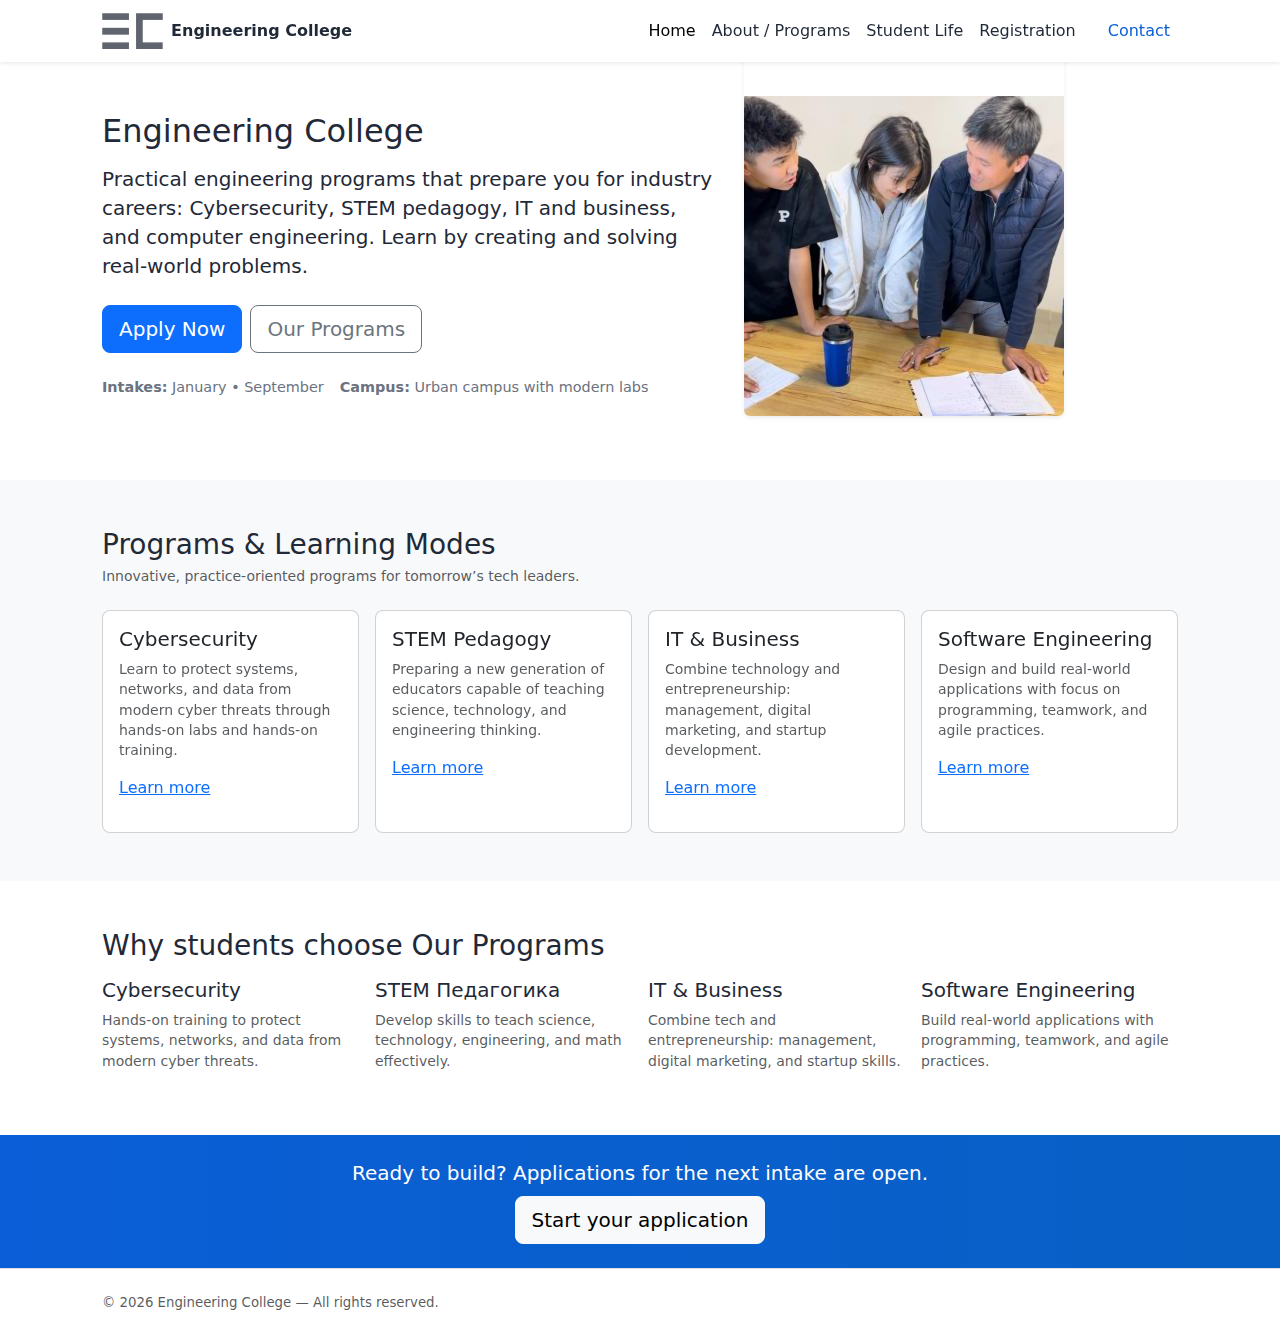
<file: index.html>
<!doctype html>
<html lang="en">
<head>
  <meta charset="utf-8" />
  <meta name="viewport" content="width=device-width,initial-scale=1" />
  <title>Engineering College — Shaping Tomorrow's Engineers</title>
  <meta name="description" content="Engineering College — practical, hands-on programs in Mechanical, Electrical, Civil and Computer Engineering. Apply now for the next intake." />

  <!-- Bootstrap CSS -->
  <link href="https://cdn.jsdelivr.net/npm/bootstrap@5.3.2/dist/css/bootstrap.min.css" rel="stylesheet">

  <!-- Custom styles -->
  <link rel="stylesheet" href="css/styles.css">
  <link rel="icon" href="assets/icons/fab48x48png.png" type="image/x-icon">

</head>
<body>
  <!-- Skip link for keyboard users -->
  <a class="visually-hidden-focusable skip-link" href="#main">Skip to content</a>

  <!-- Fixed top nav -->
  <header class="site-header fixed-top" role="banner">
    <nav class="navbar navbar-expand-lg navbar-light bg-white shadow-sm" aria-label="Primary">
      <div class="container">
        <a class="navbar-brand d-flex align-items-center" href="index.html">
            <img src="assets/icons/fab48x48png.png" alt="Engineering College logo" height="36" class="me-2">
            <span class="brand-title">Engineering College</span>
        </a>


        <button class="navbar-toggler" type="button" data-bs-toggle="collapse" data-bs-target="#mainNav"
                aria-controls="mainNav" aria-expanded="false" aria-label="Toggle navigation">
          <span class="navbar-toggler-icon"></span>
        </button>

        <div class="collapse navbar-collapse" id="mainNav">
          <ul class="navbar-nav ms-auto align-items-lg-center">
            <li class="nav-item">
              <a class="nav-link" href="index.html" data-nav="home">Home</a>
            </li>
            <li class="nav-item">
              <a class="nav-link" href="about.html" data-nav="about">About / Programs</a>
            </li>
            <li class="nav-item">
              <a class="nav-link" href="student-life.html" data-nav="student-life">Student Life</a>
            </li>
            <li class="nav-item">
              <a class="nav-link" href="registration.html" data-nav="registration">Registration</a>
            </li>
            <li class="nav-item">
              <a class="nav-link btn btn-outline-primary ms-lg-3" href="contact.html" data-nav="contact">Contact</a>
            </li>
          </ul>
        </div><!-- /.navbar-collapse -->
      </div>
    </nav>
  </header>

  <!-- Main content -->
  <main id="main" class="site-main" tabindex="-1" role="main">
    <!-- Hero -->
    <section class="hero-section py-5">
      <div class="container">
        <div class="row align-items-center g-4">
          <div class="col-12 col-md-7">
            <h1 class="display-5 mb-3">Engineering College</h1>
            <p class="lead mb-4">
              Practical engineering programs that prepare you for industry careers:
               Сybersecurity, STEM pedagogy, IT and business, and computer engineering. 
               Learn by creating and solving real-world problems.
            </p>
            <p class="d-flex gap-2">
              <a class="btn btn-primary btn-lg" href="registration.html">Apply Now</a>
              <a class="btn btn-outline-secondary btn-lg" href="about.html">Our Programs</a>
            </p>
            <ul class="meta-list mt-4" aria-hidden="false">
              <li><strong>Intakes:</strong> January • September</li>
              <li><strong>Campus:</strong> Urban campus with modern labs</li>
            </ul>
          </div>

          <div class="col-12 col-md-5">
            <!-- Decorative illustration — meaningful alt since it shows students on campus -->
            <figure class="hero-figure">
              <img src="assets/images/campus-illustration.jpg" alt="Students collaborating in a modern engineering lab" class="img-fluid rounded shadow-sm">
            </figure>
          </div>
        </div>
      </div>
    </section>

    <!-- Quick features / programs preview -->
    <section class="py-5 bg-light">
  <div class="container">
    <header class="mb-4">
      <h2 class="h3 mb-0">Programs & Learning Modes</h2>
      <p class="text-muted small mt-1">Innovative, practice-oriented programs for tomorrow’s tech leaders.</p>
    </header>

    <div class="row g-3">
      <!-- Cybersecurity -->
      <article class="col-12 col-md-6 col-lg-3 reveal-card" tabindex="0">
        <div class="card h-100">
          <div class="card-body">
            <h3 class="card-title h5">Cybersecurity</h3>
            <p class="card-text small text-muted">
Learn to protect systems, networks, and data from modern cyber threats through hands-on labs and hands-on training.            </p>
            <p><a href="about.html" class="stretched-link">Learn more</a></p>
          </div>
        </div>
      </article>

      <!-- STEM педагогика -->
      <article class="col-12 col-md-6 col-lg-3 reveal-card" tabindex="0">
        <div class="card h-100">
          <div class="card-body">
            <h3 class="card-title h5">STEM Pedagogy</h3>
            <p class="card-text small text-muted">
                Preparing a new generation of educators capable of teaching science, technology, and engineering thinking.            </p>
            <p><a href="about.html" class="stretched-link">Learn more</a></p>
          </div>
        </div>
      </article>

      <!-- IT & Business -->
      <article class="col-12 col-md-6 col-lg-3 reveal-card" tabindex="0">
        <div class="card h-100">
          <div class="card-body">
            <h3 class="card-title h5">IT & Business</h3>
            <p class="card-text small text-muted">
              Combine technology and entrepreneurship: management, digital marketing, and startup development.
            </p>
            <p><a href="about.html" class="stretched-link">Learn more</a></p>
          </div>
        </div>
      </article>

      <!-- Software Engineering -->
      <article class="col-12 col-md-6 col-lg-3 reveal-card" tabindex="0">
        <div class="card h-100">
          <div class="card-body">
            <h3 class="card-title h5">Software Engineering</h3>
            <p class="card-text small text-muted">
              Design and build real-world applications with focus on programming, teamwork, and agile practices.
            </p>
            <p><a href="about.html" class="stretched-link">Learn more</a></p>
          </div>
        </div>
      </article>
    </div>
  </div>
</section>


    <!-- Why choose us -->
    <section class="py-5">
  <div class="container">
    <h2 class="h3 mb-3">Why students choose Our Programs</h2>
    <div class="row g-3">
      <!-- Cybersecurity -->
      <div class="col-12 col-md-3">
        <div class="feature">
          <h3 class="h5">Cybersecurity</h3>
          <p class="small text-muted">
            Hands-on training to protect systems, networks, and data from modern cyber threats.
          </p>
        </div>
      </div>

      <!-- STEM Педагогика -->
      <div class="col-12 col-md-3">
        <div class="feature">
          <h3 class="h5">STEM Педагогика</h3>
          <p class="small text-muted">
            Develop skills to teach science, technology, engineering, and math effectively.
          </p>
        </div>
      </div>

      <!-- IT & Business -->
      <div class="col-12 col-md-3">
        <div class="feature">
          <h3 class="h5">IT & Business</h3>
          <p class="small text-muted">
            Combine tech and entrepreneurship: management, digital marketing, and startup skills.
          </p>
        </div>
      </div>

      <!-- Software Engineering -->
      <div class="col-12 col-md-3">
        <div class="feature">
          <h3 class="h5">Software Engineering</h3>
          <p class="small text-muted">
            Build real-world applications with programming, teamwork, and agile practices.
          </p>
        </div>
      </div>
    </div>
  </div>
</section>


    <!-- Simple CTA strip -->
    <section class="py-4 cta-strip text-center text-white">
      <div class="container">
        <p class="mb-2 lead">Ready to build? Applications for the next intake are open.</p>
        <a href="registration.html" class="btn btn-light btn-lg">Start your application</a>
      </div>
    </section>

  </main>

  <!-- Footer -->
  <footer class="site-footer py-4 bg-white border-top">
    <div class="container">
      <div class="row align-items-center">
        <div class="col-12 col-md-6 text-muted small">
          © <span id="currentYear"></span> Engineering College — All rights reserved.
        </div>
      </div>
    </div>
  </footer>

  <!-- Bootstrap JS bundle -->
  <script src="https://cdn.jsdelivr.net/npm/bootstrap@5.3.2/dist/js/bootstrap.bundle.min.js"></script>

  <!-- Site scripts -->
  <script src="js/main.js" defer></script>
</body>
</html>
</file>
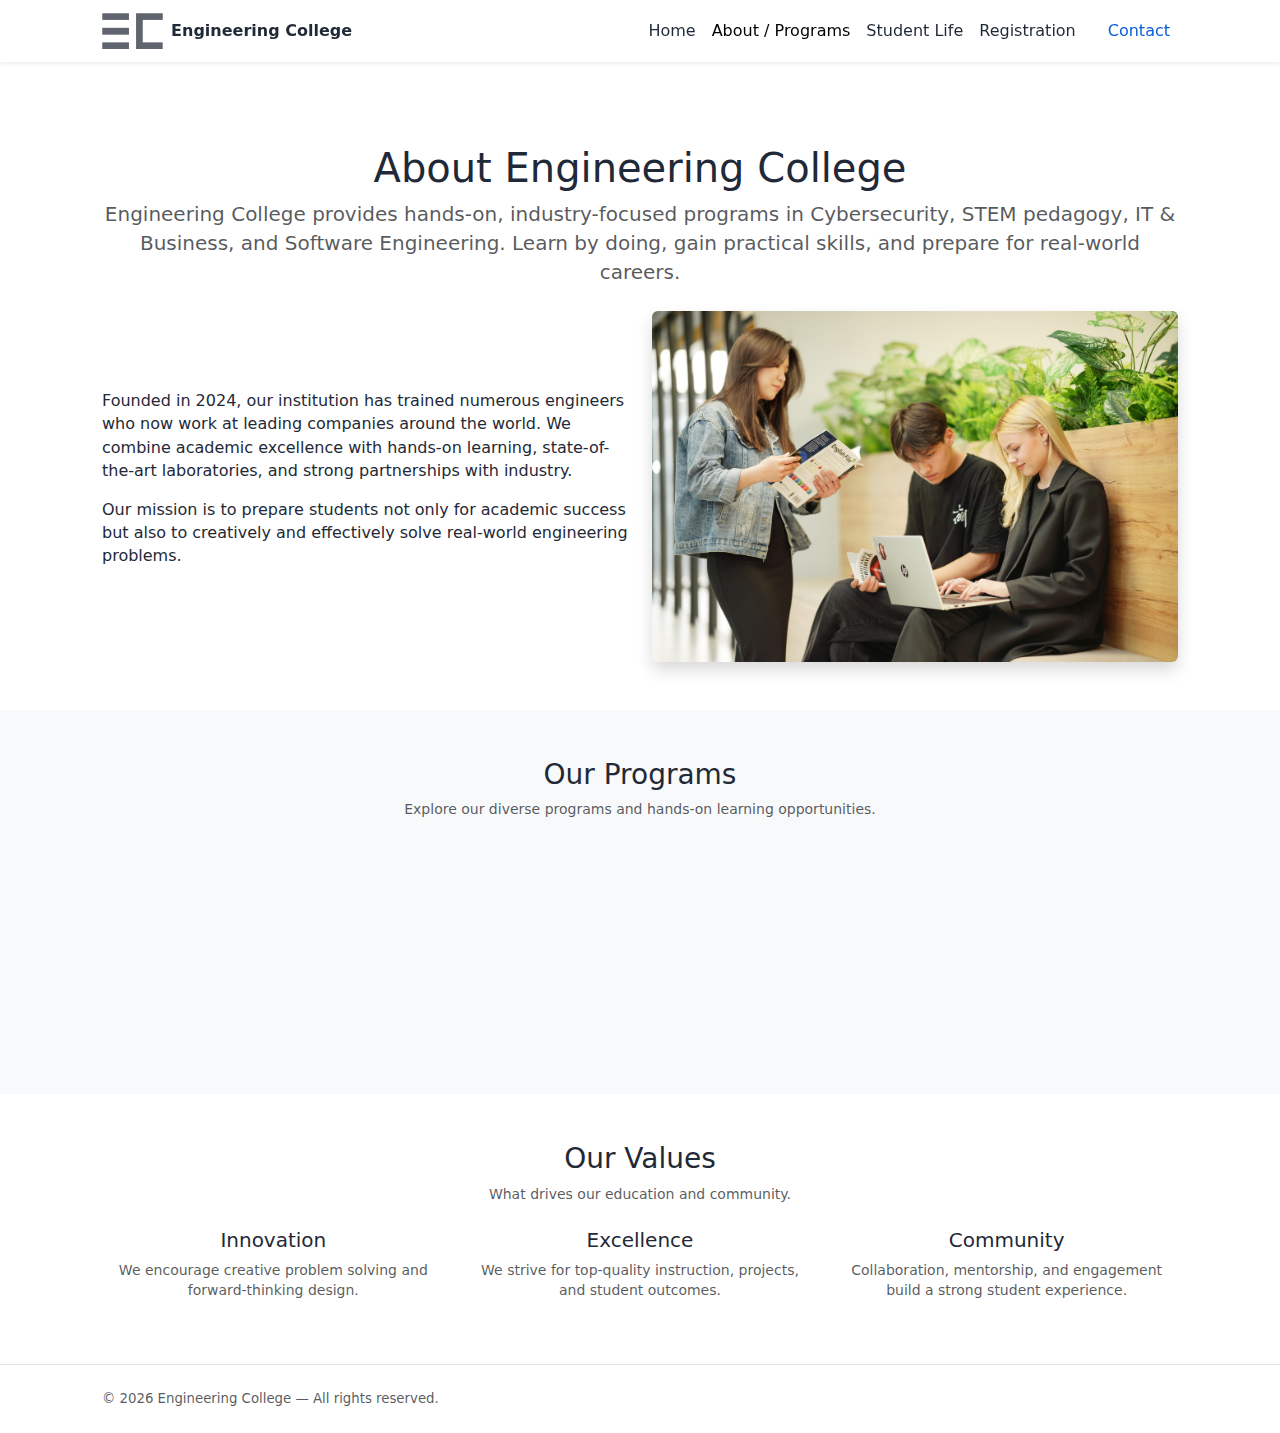
<file: about.html>
<!doctype html>
<html lang="en">
<head>
  <meta charset="utf-8" />
  <meta name="viewport" content="width=device-width,initial-scale=1" />
  <title>Engineering College — About & Programs</title>
  <meta name="description" content="About Engineering College, overview of programs, learning modes and campus life." />

  <!-- Bootstrap CSS -->
  <link href="https://cdn.jsdelivr.net/npm/bootstrap@5.3.2/dist/css/bootstrap.min.css" rel="stylesheet">

  <!-- Custom styles -->
  <link rel="stylesheet" href="css/styles.css">
</head>
<body>
  <!-- Skip link for keyboard users -->
  <a class="visually-hidden-focusable skip-link" href="#main">Skip to content</a>

  <!-- Fixed top nav -->
   <header class="site-header fixed-top" role="banner">
    <nav class="navbar navbar-expand-lg navbar-light bg-white shadow-sm" aria-label="Primary">
      <div class="container">
        <a class="navbar-brand d-flex align-items-center" href="index.html">
            <img src="assets/icons/fab48x48png.png" alt="Engineering College logo" height="36" class="me-2">
            <span class="brand-title">Engineering College</span>
        </a>


        <button class="navbar-toggler" type="button" data-bs-toggle="collapse" data-bs-target="#mainNav"
                aria-controls="mainNav" aria-expanded="false" aria-label="Toggle navigation">
          <span class="navbar-toggler-icon"></span>
        </button>

        <div class="collapse navbar-collapse" id="mainNav">
          <ul class="navbar-nav ms-auto align-items-lg-center">
            <li class="nav-item">
              <a class="nav-link" href="index.html" data-nav="home">Home</a>
            </li>
            <li class="nav-item">
              <a class="nav-link" href="about.html" data-nav="about">About / Programs</a>
            </li>
            <li class="nav-item">
              <a class="nav-link" href="student-life.html" data-nav="student-life">Student Life</a>
            </li>
            <li class="nav-item">
              <a class="nav-link" href="registration.html" data-nav="registration">Registration</a>
            </li>
            <li class="nav-item">
              <a class="nav-link btn btn-outline-primary ms-lg-3" href="contact.html" data-nav="contact">Contact</a>
            </li>
          </ul>
        </div><!-- /.navbar-collapse -->
      </div>
    </nav>
  </header>

  <main id="main" class="site-main pt-5 mt-5" tabindex="-1" role="main">
    <!-- About Intro -->
    <section class="py-5">
      <div class="container">
        <header class="mb-4 text-center">
          <h1 class="display-6">About Engineering College</h1>
          <p class="text-muted lead">Engineering College provides hands-on, industry-focused programs in Cybersecurity, STEM pedagogy, IT & Business, and Software Engineering. 
                        Learn by doing, gain practical skills, and prepare for real-world careers.</p>
        </header>
        <div class="row align-items-center g-4">
          <div class="col-md-6">
            <p>Founded in 2024, our institution has trained numerous
                 engineers who now work at leading companies around 
                 the world. We combine academic excellence with hands-on 
                 learning, state-of-the-art laboratories, and strong partnerships 
                 with industry.
            <p>Our mission is to prepare students not only for academic success but also to creatively and effectively solve real-world engineering problems.</p>
          </div>
          <div class="col-md-6">
            <img src="assets/images/img_04-C-DitSGQ.jpg" alt="Engineering College campus view" class="img-fluid rounded shadow">
          </div>
        </div>
      </div>
    </section>

    <!-- Programs -->
    <!-- Programs -->
<section class="py-5 bg-light">
  <div class="container">
    <header class="mb-4 text-center">
      <h2 class="h3 mb-2">Our Programs</h2>
      <p class="text-muted small">Explore our diverse programs and hands-on learning opportunities.</p>
    </header>
    <div class="row g-4">
      <!-- Cybersecurity -->
      <article class="col-12 col-md-6 col-lg-3 reveal-card">
        <div class="card h-100">
          <div class="card-body">
            <h3 class="card-title h5">Cybersecurity</h3>
            <p class="card-text small text-muted">Hands-on training to protect systems, networks, and data from modern cyber threats.</p>
            <p><a href="registration.html" class="stretched-link">Apply now</a></p>
          </div>
        </div>
      </article>

      <!-- STEM педагогика -->
      <article class="col-12 col-md-6 col-lg-3 reveal-card">
        <div class="card h-100">
          <div class="card-body">
            <h3 class="card-title h5">STEM pedagogy</h3>
            <p class="card-text small text-muted">Develop skills to teach science, technology, engineering, and math effectively.</p>
            <p><a href="registration.html" class="stretched-link">Apply now</a></p>
          </div>
        </div>
      </article>

      <!-- IT & Business -->
      <article class="col-12 col-md-6 col-lg-3 reveal-card">
        <div class="card h-100">
          <div class="card-body">
            <h3 class="card-title h5">IT & Business</h3>
            <p class="card-text small text-muted">Combine tech and entrepreneurship: management, digital marketing, and startup skills.</p>
            <p><a href="registration.html" class="stretched-link">Apply now</a></p>
          </div>
        </div>
      </article>

      <!-- Software Engineering -->
      <article class="col-12 col-md-6 col-lg-3 reveal-card">
        <div class="card h-100">
          <div class="card-body">
            <h3 class="card-title h5">Software Engineering</h3>
            <p class="card-text small text-muted">Build real-world applications with programming, teamwork, and agile practices.</p>
            <p><a href="registration.html" class="stretched-link">Apply now</a></p>
          </div>
        </div>
      </article>
    </div>
  </div>
</section>


    <!-- Optional Mission / Values -->
    <section class="py-5">
      <div class="container">
        <header class="mb-4 text-center">
          <h2 class="h3 mb-2">Our Values</h2>
          <p class="text-muted small">What drives our education and community.</p>
        </header>
        <div class="row g-4">
          <div class="col-md-4 text-center">
            <h3 class="h5">Innovation</h3>
            <p class="small text-muted">We encourage creative problem solving and forward-thinking design.</p>
          </div>
          <div class="col-md-4 text-center">
            <h3 class="h5">Excellence</h3>
            <p class="small text-muted">We strive for top-quality instruction, projects, and student outcomes.</p>
          </div>
          <div class="col-md-4 text-center">
            <h3 class="h5">Community</h3>
            <p class="small text-muted">Collaboration, mentorship, and engagement build a strong student experience.</p>
          </div>
        </div>
      </div>
    </section>
  </main>

  <!-- Footer -->
   <footer class="site-footer py-4 bg-white border-top">
    <div class="container">
      <div class="row align-items-center">
        <div class="col-12 col-md-6 text-muted small">
          © <span id="currentYear"></span> Engineering College — All rights reserved.
        </div>
      </div>
    </div>
  </footer>

  <!-- Bootstrap JS bundle -->
  <script src="https://cdn.jsdelivr.net/npm/bootstrap@5.3.2/dist/js/bootstrap.bundle.min.js"></script>

  <!-- Site scripts -->
  <script src="js/main.js" defer></script>
</body>
</html>
</file>
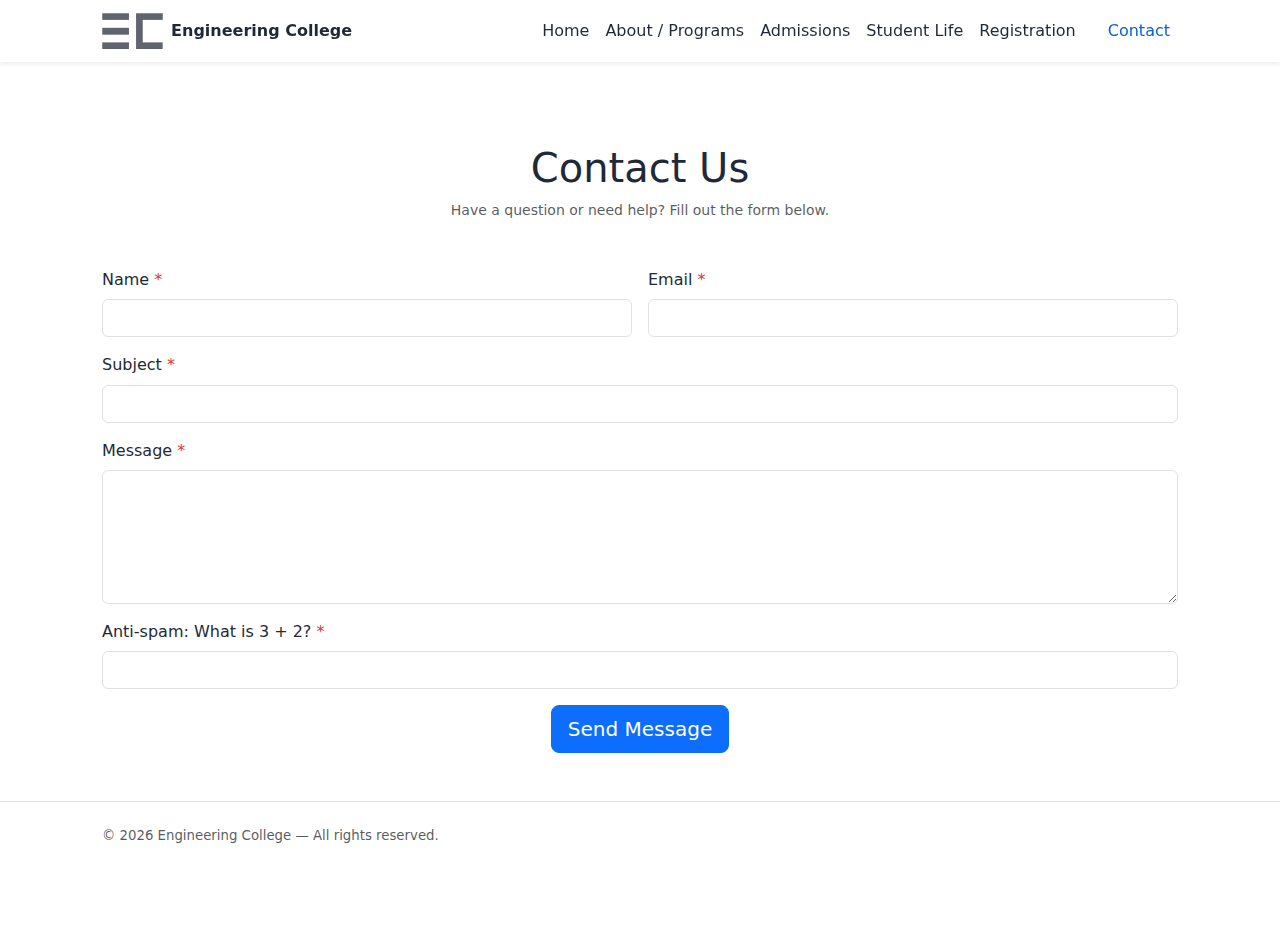
<file: contact.html>
<!doctype html>
<html lang="en">
<head>
  <meta charset="utf-8" />
  <meta name="viewport" content="width=device-width,initial-scale=1" />
  <title>Engineering College — Contact</title>
  <meta name="description" content="Get in touch with Engineering College. Fill out the contact form for inquiries or support." />

  <!-- Bootstrap CSS -->
  <link href="https://cdn.jsdelivr.net/npm/bootstrap@5.3.2/dist/css/bootstrap.min.css" rel="stylesheet">

  <!-- Custom styles -->
  <link rel="stylesheet" href="css/styles.css">

  <style>
    .form-error { color: #d9534f; font-size: 0.875rem; display: none; }
    .form-success { color: #28a745; font-size: 1rem; display: none; margin-top:1rem;}
  </style>
</head>
<body>
  <!-- Skip link -->
  <a class="visually-hidden-focusable skip-link" href="#main">Skip to content</a>

  <!-- Navbar -->
  <header class="site-header fixed-top" role="banner">
    <nav class="navbar navbar-expand-lg navbar-light bg-white shadow-sm" aria-label="Primary">
      <div class="container">
        <a class="navbar-brand d-flex align-items-center" href="index.html">
            <img src="assets/icons/fab48x48png.png" alt="Engineering College logo" height="36" class="me-2">
            <span class="brand-title">Engineering College</span>
        </a>


        <button class="navbar-toggler" type="button" data-bs-toggle="collapse" data-bs-target="#mainNav"
                aria-controls="mainNav" aria-expanded="false" aria-label="Toggle navigation">
          <span class="navbar-toggler-icon"></span>
        </button>

        <div class="collapse navbar-collapse" id="mainNav">
          <ul class="navbar-nav ms-auto align-items-lg-center">
            <li class="nav-item">
              <a class="nav-link" href="index.html" data-nav="home">Home</a>
            </li>
            <li class="nav-item">
              <a class="nav-link" href="about.html" data-nav="about">About / Programs</a>
            </li>
            <li class="nav-item">
              <a class="nav-link" href="admissions.html" data-nav="admissions">Admissions</a>
            </li>
            <li class="nav-item">
              <a class="nav-link" href="student-life.html" data-nav="student-life">Student Life</a>
            </li>
            <li class="nav-item">
              <a class="nav-link" href="registration.html" data-nav="registration">Registration</a>
            </li>
            <li class="nav-item">
              <a class="nav-link btn btn-outline-primary ms-lg-3" href="contact.html" data-nav="contact">Contact</a>
            </li>
          </ul>
        </div><!-- /.navbar-collapse -->
      </div>
    </nav>
  </header>

  <main id="main" class="site-main pt-5 mt-5" tabindex="-1">
    <section class="py-5">
      <div class="container">
        <header class="mb-5 text-center">
          <h1 class="display-6">Contact Us</h1>
          <p class="text-muted small">Have a question or need help? Fill out the form below.</p>
        </header>

        <form id="contactForm" novalidate>
          <div class="row g-3">
            <!-- Name -->
            <div class="col-md-6">
              <label for="contactName" class="form-label">Name <span class="text-danger">*</span></label>
              <input type="text" class="form-control" id="contactName" required aria-required="true">
              <div class="form-error" id="errorContactName">Please enter your name.</div>
            </div>

            <!-- Email -->
            <div class="col-md-6">
              <label for="contactEmail" class="form-label">Email <span class="text-danger">*</span></label>
              <input type="email" class="form-control" id="contactEmail" required aria-required="true">
              <div class="form-error" id="errorContactEmail">Please enter a valid email.</div>
            </div>

            <!-- Subject -->
            <div class="col-12">
              <label for="contactSubject" class="form-label">Subject <span class="text-danger">*</span></label>
              <input type="text" class="form-control" id="contactSubject" required aria-required="true">
              <div class="form-error" id="errorContactSubject">Please enter a subject.</div>
            </div>

            <!-- Message -->
            <div class="col-12">
              <label for="contactMessage" class="form-label">Message <span class="text-danger">*</span></label>
              <textarea class="form-control" id="contactMessage" rows="5" required aria-required="true"></textarea>
              <div class="form-error" id="errorContactMessage">Please enter your message.</div>
            </div>

            <!-- Simple Anti-spam -->
            <div class="col-12">
              <label for="contactSpam" class="form-label">Anti-spam: What is 3 + 2? <span class="text-danger">*</span></label>
              <input type="text" class="form-control" id="contactSpam" required aria-required="true">
              <div class="form-error" id="errorContactSpam">Incorrect answer. Please try again.</div>
            </div>

            <!-- Submit -->
            <div class="col-12 text-center">
              <button type="submit" class="btn btn-primary btn-lg">Send Message</button>
              <div class="form-success" id="formContactSuccess">Your message has been sent successfully!</div>
            </div>
          </div>
        </form>
      </div>
    </section>
  </main>

  <!-- Footer -->
 <footer class="site-footer py-4 bg-white border-top">
    <div class="container">
      <div class="row align-items-center">
        <div class="col-12 col-md-6 text-muted small">
          © <span id="currentYear"></span> Engineering College — All rights reserved.
        </div>
      </div>
    </div>
  </footer>

  <!-- Bootstrap JS bundle -->
  <script src="https://cdn.jsdelivr.net/npm/bootstrap@5.3.2/dist/js/bootstrap.bundle.min.js"></script>

  <!-- Contact form JS -->
  <script>
    document.addEventListener('DOMContentLoaded', function () {
      const form = document.getElementById('contactForm');
      const successMsg = document.getElementById('formContactSuccess');

      form.addEventListener('submit', function(e){
        e.preventDefault();
        let valid = true;

        // Name
        const name = document.getElementById('contactName');
        if(!name.value.trim()){ valid=false; document.getElementById('errorContactName').style.display='block'; }
        else document.getElementById('errorContactName').style.display='none';

        // Email
        const email = document.getElementById('contactEmail');
        const emailPattern = /^[^@\s]+@[^@\s]+\.[^@\s]+$/;
        if(!emailPattern.test(email.value.trim())){ valid=false; document.getElementById('errorContactEmail').style.display='block'; }
        else document.getElementById('errorContactEmail').style.display='none';

        // Subject
        const subject = document.getElementById('contactSubject');
        if(!subject.value.trim()){ valid=false; document.getElementById('errorContactSubject').style.display='block'; }
        else document.getElementById('errorContactSubject').style.display='none';

        // Message
        const message = document.getElementById('contactMessage');
        if(!message.value.trim()){ valid=false; document.getElementById('errorContactMessage').style.display='block'; }
        else document.getElementById('errorContactMessage').style.display='none';

        // Anti-spam
        const spam = document.getElementById('contactSpam');
        if(spam.value.trim() !== "5"){ valid=false; document.getElementById('errorContactSpam').style.display='block'; }
        else document.getElementById('errorContactSpam').style.display='none';

        if(valid){
          successMsg.style.display='block';
          form.reset();
        } else {
          successMsg.style.display='none';
        }
      });

      // Current year in footer
      document.getElementById('currentYear').textContent = new Date().getFullYear();
    });
  </script>
</body>
</html>
</file>
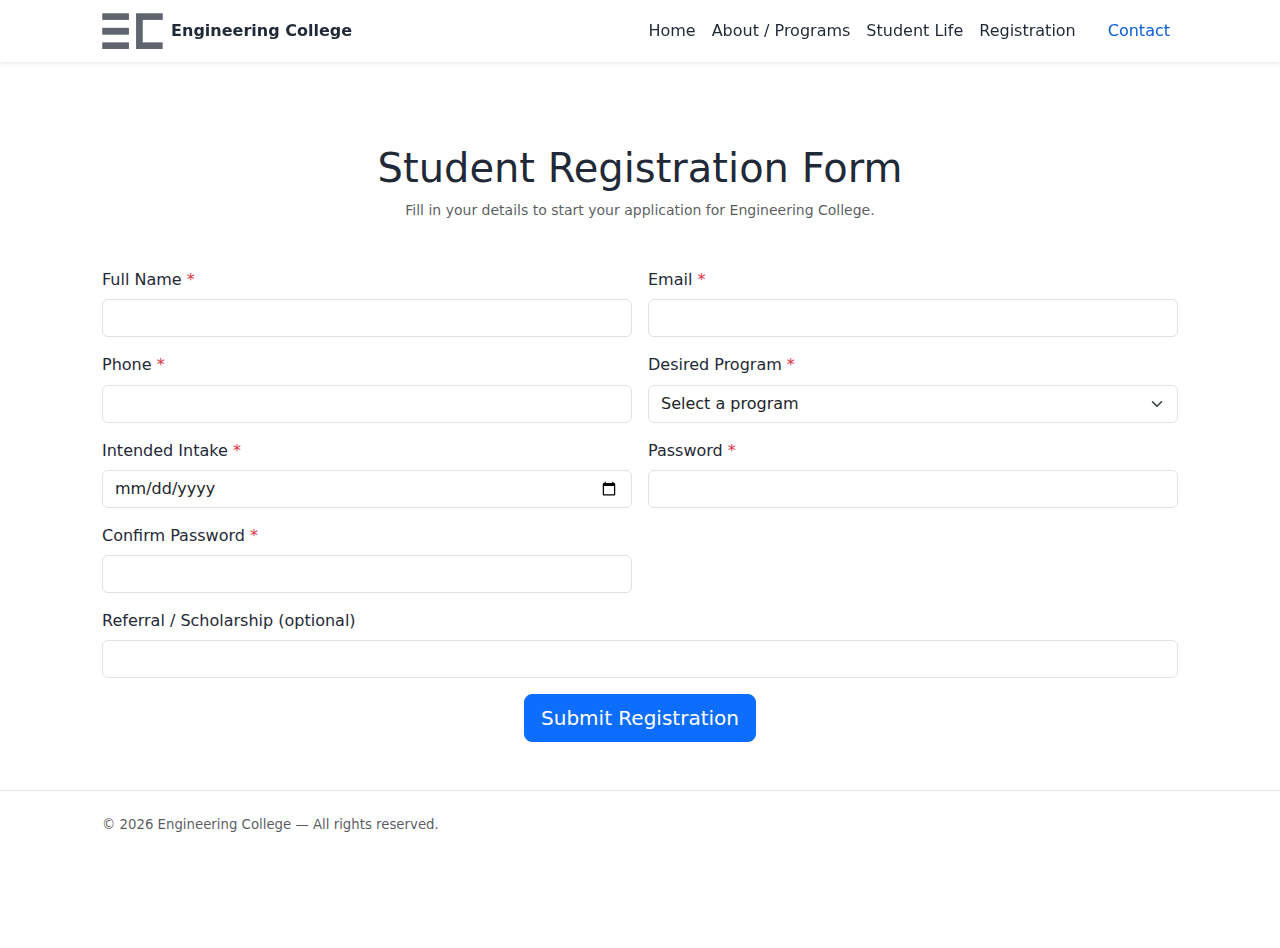
<file: registration.html>
<!doctype html>
<html lang="en">
<head>
  <meta charset="utf-8" />
  <meta name="viewport" content="width=device-width,initial-scale=1" />
  <title>Engineering College — Registration</title>
  <meta name="description" content="Register for your desired program at Engineering College. Fill the form to start your application." />

  <!-- Bootstrap CSS -->
  <link href="https://cdn.jsdelivr.net/npm/bootstrap@5.3.2/dist/css/bootstrap.min.css" rel="stylesheet">

  <!-- Custom styles -->
  <link rel="stylesheet" href="css/styles.css">

  <style>
    .form-error { color: #d9534f; font-size: 0.875rem; display: none; }
    .form-success { color: #28a745; font-size: 1rem; display: none; margin-top:1rem;}
  </style>
</head>
<body>
  <!-- Skip link -->
  <a class="visually-hidden-focusable skip-link" href="#main">Skip to content</a>

  <!-- Navbar -->
  <header class="site-header fixed-top" role="banner">
    <nav class="navbar navbar-expand-lg navbar-light bg-white shadow-sm" aria-label="Primary">
      <div class="container">
        <a class="navbar-brand d-flex align-items-center" href="index.html">
            <img src="assets/icons/fab48x48png.png" alt="Engineering College logo" height="36" class="me-2">
            <span class="brand-title">Engineering College</span>
        </a>


        <button class="navbar-toggler" type="button" data-bs-toggle="collapse" data-bs-target="#mainNav"
                aria-controls="mainNav" aria-expanded="false" aria-label="Toggle navigation">
          <span class="navbar-toggler-icon"></span>
        </button>

        <div class="collapse navbar-collapse" id="mainNav">
          <ul class="navbar-nav ms-auto align-items-lg-center">
            <li class="nav-item">
              <a class="nav-link" href="index.html" data-nav="home">Home</a>
            </li>
            <li class="nav-item">
              <a class="nav-link" href="about.html" data-nav="about">About / Programs</a>
            </li>
            <li class="nav-item">
              <a class="nav-link" href="student-life.html" data-nav="student-life">Student Life</a>
            </li>
            <li class="nav-item">
              <a class="nav-link" href="registration.html" data-nav="registration">Registration</a>
            </li>
            <li class="nav-item">
              <a class="nav-link btn btn-outline-primary ms-lg-3" href="contact.html" data-nav="contact">Contact</a>
            </li>
          </ul>
        </div><!-- /.navbar-collapse -->
      </div>
    </nav>
  </header>

  <main id="main" class="site-main pt-5 mt-5" tabindex="-1">
    <section class="py-5">
      <div class="container">
        <header class="mb-5 text-center">
          <h1 class="display-6">Student Registration Form</h1>
          <p class="text-muted small">Fill in your details to start your application for Engineering College.</p>
        </header>

        <form id="registrationForm" novalidate>
          <div class="row g-3">
            <!-- Full Name -->
            <div class="col-md-6">
              <label for="fullName" class="form-label">Full Name <span class="text-danger">*</span></label>
              <input type="text" class="form-control" id="fullName" required aria-required="true">
              <div class="form-error" id="errorFullName">Please enter your full name.</div>
            </div>

            <!-- Email -->
            <div class="col-md-6">
              <label for="email" class="form-label">Email <span class="text-danger">*</span></label>
              <input type="email" class="form-control" id="email" required aria-required="true">
              <div class="form-error" id="errorEmail">Please enter a valid email.</div>
            </div>

            <!-- Phone -->
            <div class="col-md-6">
              <label for="phone" class="form-label">Phone <span class="text-danger">*</span></label>
              <input type="tel" class="form-control" id="phone" required aria-required="true">
              <div class="form-error" id="errorPhone">Please enter your phone number.</div>
            </div>

            <!-- Desired Program -->
            <div class="col-md-6">
              <label for="program" class="form-label">Desired Program <span class="text-danger">*</span></label>
              <select id="program" class="form-select" required aria-required="true">
                <option value="">Select a program</option>
                <option value="cybersecurity">Cybersecurity</option>
                <option value="stem">STEM pedagogy</option>
                <option value="it-business">IT & Business</option>
                <option value="software">Software Engineering</option>
              </select>
              <div class="form-error" id="errorProgram">Please select a program.</div>
            </div>

            <!-- Intended Intake -->
            <div class="col-md-6">
              <label for="intake" class="form-label">Intended Intake <span class="text-danger">*</span></label>
              <input type="date" id="intake" class="form-control" required aria-required="true">
              <div class="form-error" id="errorIntake">Please select your intended intake date.</div>
            </div>

            <!-- Password -->
            <div class="col-md-6">
              <label for="password" class="form-label">Password <span class="text-danger">*</span></label>
              <input type="password" id="password" class="form-control" required aria-required="true">
              <div class="form-error" id="errorPassword">Password must be at least 6 characters.</div>
            </div>

            <!-- Confirm Password -->
            <div class="col-md-6">
              <label for="confirmPassword" class="form-label">Confirm Password <span class="text-danger">*</span></label>
              <input type="password" id="confirmPassword" class="form-control" required aria-required="true">
              <div class="form-error" id="errorConfirmPassword">Passwords do not match.</div>
            </div>

            <!-- Optional field -->
            <div class="col-12">
              <label for="optionalField" class="form-label">Referral / Scholarship (optional)</label>
              <input type="text" id="optionalField" class="form-control">
            </div>

            <!-- Submit -->
            <div class="col-12 text-center">
              <button type="submit" class="btn btn-primary btn-lg">Submit Registration</button>
              <div class="form-success" id="formSuccess">Your registration was successfully submitted!</div>
            </div>
          </div>
        </form>
      </div>
    </section>
  </main>

  <!-- Footer -->
  <footer class="site-footer py-4 bg-white border-top">
    <div class="container">
      <div class="row align-items-center">
        <div class="col-12 col-md-6 text-muted small">
          © <span id="currentYear"></span> Engineering College — All rights reserved.
        </div>
      </div>
    </div>
  </footer>

  <!-- Bootstrap JS bundle -->
  <script src="https://cdn.jsdelivr.net/npm/bootstrap@5.3.2/dist/js/bootstrap.bundle.min.js"></script>

  <!-- Registration validation JS -->
  <script>
    document.addEventListener('DOMContentLoaded', function () {
      const form = document.getElementById('registrationForm');
      const successMsg = document.getElementById('formSuccess');

      form.addEventListener('submit', function(e){
        e.preventDefault();
        let valid = true;

        // Full Name
        const fullName = document.getElementById('fullName');
        if(!fullName.value.trim()){ valid=false; document.getElementById('errorFullName').style.display='block'; } 
        else document.getElementById('errorFullName').style.display='none';

        // Email
        const email = document.getElementById('email');
        const emailPattern = /^[^@\s]+@[^@\s]+\.[^@\s]+$/;
        if(!emailPattern.test(email.value.trim())){ valid=false; document.getElementById('errorEmail').style.display='block'; }
        else document.getElementById('errorEmail').style.display='none';

        // Phone
        const phone = document.getElementById('phone');
        if(!phone.value.trim()){ valid=false; document.getElementById('errorPhone').style.display='block'; }
        else document.getElementById('errorPhone').style.display='none';

        // Program
        const program = document.getElementById('program');
        if(!program.value){ valid=false; document.getElementById('errorProgram').style.display='block'; }
        else document.getElementById('errorProgram').style.display='none';

        // Intake
        const intake = document.getElementById('intake');
        if(!intake.value){ valid=false; document.getElementById('errorIntake').style.display='block'; }
        else document.getElementById('errorIntake').style.display='none';

        // Password
        const password = document.getElementById('password');
        if(password.value.length<6){ valid=false; document.getElementById('errorPassword').style.display='block'; }
        else document.getElementById('errorPassword').style.display='none';

        // Confirm Password
        const confirmPassword = document.getElementById('confirmPassword');
        if(confirmPassword.value!==password.value || confirmPassword.value===''){ valid=false; document.getElementById('errorConfirmPassword').style.display='block'; }
        else document.getElementById('errorConfirmPassword').style.display='none';

        if(valid){
          successMsg.style.display='block';
          form.reset();
        } else {
          successMsg.style.display='none';
        }
      });
    });

    // Current year in footer
    document.getElementById('currentYear').textContent = new Date().getFullYear();
  </script>
</body>
</html>
</file>
<file: css/styles.css>
:root{
  /* Design tokens */
  --color-primary: #0b5ed7; /* blue */
  --color-accent: #ff7a59;  /* orange */
  --color-ink: #1f2937;
  --color-muted: #6b7280;
  --radius: 0.5rem;
  --max-width: 1100px;

  --fs-h1: 2rem;
  --fs-h2: 1.25rem;
  --fs-base: 1rem;
  --space-xs: 0.25rem;
  --space-sm: 0.5rem;
  --space-md: 1rem;
  --space-lg: 1.5rem;
  --space-xl: 2rem;
}

/* Base */
*{box-sizing:border-box}
html,body{height:100%}
body{
  font-family: Inter, system-ui, -apple-system, "Helvetica Neue", Arial;
  color:var(--color-ink);
  font-size:var(--fs-base);
  line-height:1.45;
  background: #ffffff;
  -webkit-font-smoothing:antialiased;
  -moz-osx-font-smoothing:grayscale;
}

/* Skip link visible on focus */
.skip-link{
  position: absolute;
  left: 1rem;
  top: 0.5rem;
  z-index: 2000;
  background: var(--color-primary);
  color: #fff;
  padding: 0.5rem 0.75rem;
  border-radius: 0.375rem;
  transform: translateY(-120%);
  transition: transform .18s ease;
}
.skip-link:focus{
  transform: translateY(0);
  outline: 3px solid rgba(11,94,215,0.25);
}

/* Header */
.site-header .navbar-brand{
  font-weight:700;
  color:var(--color-ink);
  text-decoration:none;
}
.brand-title{font-size:1rem;
}
.navbar .nav-link{
  color:var(--color-ink);
}
.navbar .nav-link.btn{
  color:var(--color-primary);
}

/* Hero */
.hero-section{
  padding-top:10rem; /* to offset fixed header on mobile-first */
  padding-bottom: 2.25rem;
}
@media(min-width:992px){
  .hero-section{padding-top:12rem}
}
.hero-section .display-5{
    padding-top: 2rem;
  font-size:1.5rem;
  line-height:1.1;
}
@media(min-width:768px){
  .hero-section .display-5{font-size:2rem}
}
.hero-figure img{padding-top: 3rem; max-width:100%;height:auto;display:block}

/* Cards reveal animation (progressive enhancement) */
.reveal-card{
  opacity:0;
  transform: translateY(14px);
  transition: opacity 420ms ease, transform 420ms ease;
  will-change: opacity, transform;
}
.reveal-card.is-visible{
  opacity:1;
  transform:none;
}

/* CTA strip */
.cta-strip{
  background: linear-gradient(90deg, var(--color-primary), #0860c4);
  color:white;
}

/* Footer */
.site-footer{font-size:.95rem}

/* Utilities and focus states */
a:focus, button:focus, input:focus, .card:focus{
  outline: 3px solid rgba(11,94,215,0.18);
  outline-offset: 2px;
}

/* Small helpers */
.meta-list{list-style:none;padding-left:0;margin:0;display:flex;gap:1rem;flex-wrap:wrap}
.meta-list li{font-size:.9rem;color:var(--color-muted)}

/* Responsive container width cap */
.container{max-width:var(--max-width)}

/* Accessible visible focus for bootstrap collapsed menu toggler */
.navbar-toggler:focus{box-shadow:0 0 0 3px rgba(11,94,215,0.15)}

/* Small visual tweaks */
.card{border-radius:0.5rem}

/* Hero buttons responsive */
.hero-section .btn {
  width: auto;       /* сохраняем нормальный размер */
  min-width: 120px;  /* чтобы не слишком маленькие были */
}

/* Для маленьких экранов уменьшаем размер кнопок */
@media (max-width: 767px) {
  .hero-section .btn {
    font-size: 0.9rem;
    padding: 0.5rem 0.75rem;
  }
  .hero-section .d-flex.gap-2 {
    flex-direction: column; /* кнопки в столбик */
    gap: 0.5rem;
  }
}
</file>
